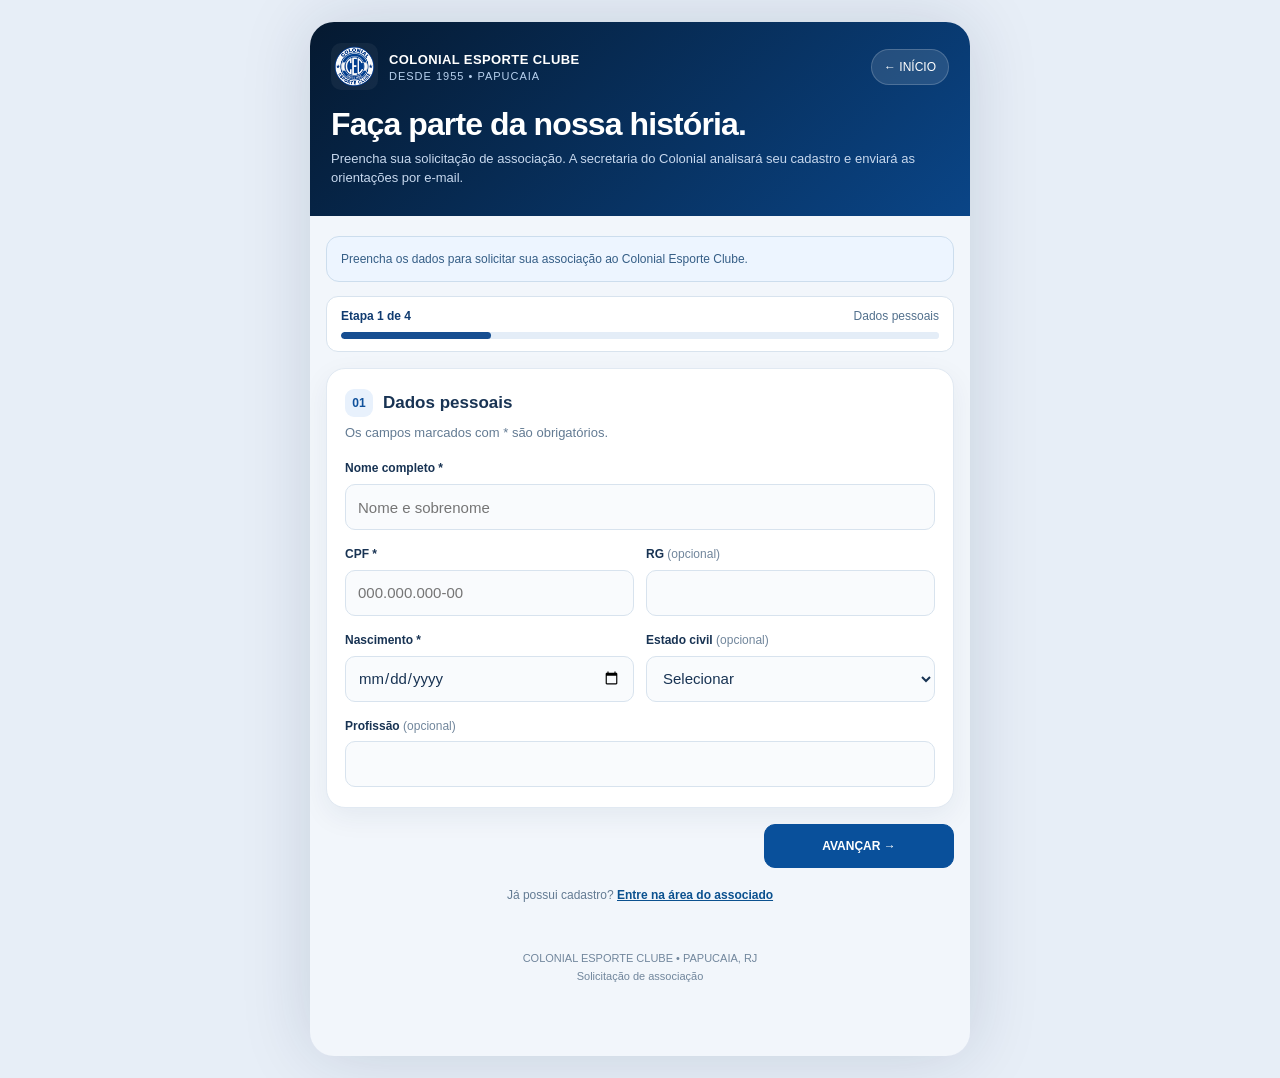
<file: torne-se-associado.html>
<!doctype html>
<html lang="pt-BR">
<head>
<meta charset="utf-8">
<meta name="viewport" content="width=device-width, initial-scale=1, viewport-fit=cover">
<meta name="theme-color" content="#061d40">
<title>Torne-se associado • Colonial Esporte Clube</title>
<link rel="stylesheet" href="css/portal.css">
<style>
.shell{width:min(100%,660px)}.top h1{font-size:clamp(28px,6vw,38px);margin-top:24px}.inner{padding:20px 16px}.panel{padding:20px 18px}.section-head{display:flex;align-items:center;gap:10px;margin:0 0 5px}.section-no{display:grid;place-items:center;width:28px;height:28px;background:#e8f1fc;color:#10519b;border-radius:9px;font-size:12px;font-weight:800}.section-head h2{font-size:17px;margin:0}.grid2{display:grid;grid-template-columns:1fr 1fr;gap:0 12px}.grid2>*{min-width:0}.label{line-height:1.4}.optional{color:#71869c;font-weight:400}.panel input:not([type=checkbox]),.panel select{width:100%;min-width:0;min-height:46px;border:1px solid #d8e3ee;border-radius:10px;padding:10px 12px;background:#f9fbfd;color:#183353;font:inherit;font-size:15px}.cep-row{display:flex;gap:8px;align-items:stretch}.cep-row input{flex:1;min-width:0}.cep-row button{flex:none}.checkline{display:flex;align-items:flex-start;gap:10px;font-size:13px;line-height:1.6;color:#183353;margin:12px 0}.checkline input{width:19px;height:19px;flex:none;margin-top:2px;accent-color:#09509b}.submit-panel .btn.full{margin-top:10px}.panel p{margin:6px 0 12px}.foot-link{text-align:center;margin:18px 0}.foot-link a{font-weight:700}.status{overflow-wrap:anywhere}.top .back{white-space:nowrap}@media(max-width:340px){.grid2{grid-template-columns:1fr}.cep-row{flex-wrap:wrap}.cep-row button{width:100%}}

[hidden]{display:none!important}
.wizard-progress{margin:14px 0 16px;padding:12px 14px;background:#fff;border:1px solid #d8e3ee;border-radius:12px;scroll-margin-top:12px}
.wizard-line{display:flex;align-items:center;justify-content:space-between;gap:10px;font-size:12px;color:#52708d;margin-bottom:9px}.wizard-line strong{color:#103b70}
.wizard-progress progress{display:block;width:100%;height:7px;border:0;border-radius:99px;overflow:hidden;background:#e4edf7;accent-color:#164e91}.wizard-progress progress::-webkit-progress-bar{background:#e4edf7;border-radius:99px}.wizard-progress progress::-webkit-progress-value{background:#164e91;border-radius:99px}.wizard-progress progress::-moz-progress-bar{background:#164e91;border-radius:99px}
.wizard-nav{display:flex;gap:10px;justify-content:space-between;margin:10px 0 20px}.wizard-nav .btn{flex:1;min-height:44px;font-size:12px}.wizard-first{justify-content:flex-end}.wizard-first .btn{flex:0 1 190px}
.section-head h2:focus{outline:none}.top h1{font-size:clamp(24px,5.4vw,32px);margin-top:17px}.top p{font-size:13px;line-height:1.5}#previewNotice{font-size:12px}
</style>
</head>
<body><main class="shell">
<header class="top"><div class="topline"><a class="brand" href="./?inicio=1"><img src="assets/brasao-colonial.png" alt="Brasão do Colonial"><span><b>COLONIAL ESPORTE CLUBE</b><small>DESDE 1955 • PAPUCAIA</small></span></a><a class="back" href="./?inicio=1">← INÍCIO</a></div><h1>Faça parte da nossa história.</h1><p>Preencha sua solicitação de associação. A secretaria do Colonial analisará seu cadastro e enviará as orientações por e-mail.</p></header>
<div class="inner">
<div class="note" id="previewNotice">Formulário em preparação. O envio ainda não está habilitado. Não informe dados pessoais reais neste teste.</div>
<form id="joinForm" autocomplete="on">
<section class="panel"><div class="section-head"><span class="section-no">01</span><h2>Dados pessoais</h2></div><p>Os campos marcados com * são obrigatórios.</p>
<label class="label" for="nome">Nome completo *</label><input id="nome" name="nome" autocomplete="name" required maxlength="140" placeholder="Nome e sobrenome">
<div class="grid2"><div><label class="label" for="cpf">CPF *</label><input id="cpf" name="cpf" inputmode="numeric" maxlength="14" required placeholder="000.000.000-00"></div><div><label class="label" for="rg">RG <span class="optional">(opcional)</span></label><input id="rg" name="rg" maxlength="30"></div></div>
<div class="grid2"><div><label class="label" for="data_nascimento">Nascimento *</label><input id="data_nascimento" name="data_nascimento" type="date" autocomplete="bday" required></div><div><label class="label" for="estado_civil">Estado civil <span class="optional">(opcional)</span></label><select id="estado_civil" name="estado_civil"><option value="">Selecionar</option><option>Solteiro(a)</option><option>Casado(a)</option><option>União estável</option><option>Divorciado(a)</option><option>Viúvo(a)</option><option>Outro</option></select></div></div>
<label class="label" for="profissao">Profissão <span class="optional">(opcional)</span></label><input id="profissao" name="profissao" maxlength="100" autocomplete="organization-title">
</section>
<section class="panel"><div class="section-head"><span class="section-no">02</span><h2>Endereço residencial</h2></div><p>Consulte o CEP para preencher o endereço. Você poderá corrigir os dados manualmente.</p>
<label class="label" for="cep">CEP *</label><div class="cep-row"><input id="cep" name="cep" inputmode="numeric" autocomplete="postal-code" maxlength="9" required placeholder="00000-000"><button class="btn light" id="cepBtn" type="button">BUSCAR CEP</button></div><div id="cepStatus" class="status" role="status"></div>
<label class="label" for="endereco">Rua / Avenida *</label><input id="endereco" name="endereco" autocomplete="address-line1" required maxlength="180">
<div class="grid2"><div><label class="label" for="numero">Número *</label><input id="numero" name="numero" required maxlength="20" placeholder="Nº ou S/N"></div><div><label class="label" for="complemento">Complemento <span class="optional">(opcional)</span></label><input id="complemento" name="complemento" autocomplete="address-line2" maxlength="100"></div></div>
<label class="label" for="bairro">Bairro *</label><input id="bairro" name="bairro" autocomplete="address-level3" required maxlength="100">
<div class="grid2"><div><label class="label" for="cidade">Cidade *</label><input id="cidade" name="cidade" autocomplete="address-level2" required maxlength="100"></div><div><label class="label" for="estado">Estado *</label><select id="estado" name="estado" autocomplete="address-level1" required><option value="">Selecionar UF</option><option>AC</option><option>AL</option><option>AP</option><option>AM</option><option>BA</option><option>CE</option><option>DF</option><option>ES</option><option>GO</option><option>MA</option><option>MT</option><option>MS</option><option>MG</option><option>PA</option><option>PB</option><option>PR</option><option>PE</option><option>PI</option><option>RJ</option><option>RN</option><option>RS</option><option>RO</option><option>RR</option><option>SC</option><option>SP</option><option>SE</option><option>TO</option></select></div></div>
</section>
<section class="panel"><div class="section-head"><span class="section-no">03</span><h2>Contato</h2></div><p>Informe um e-mail ao qual você tenha acesso. O convite para definir sua senha será enviado após a aprovação do clube.</p><label class="label" for="telefone">Telefone / WhatsApp *</label><input id="telefone" name="telefone" type="tel" autocomplete="tel" required maxlength="16" placeholder="(21) 99999-9999"><label class="label" for="email">E-mail *</label><input id="email" name="email" type="email" autocomplete="email" required maxlength="254" placeholder="nome@exemplo.com"></section>
<section class="panel submit-panel"><div class="section-head"><span class="section-no">04</span><h2>Confirmação da solicitação</h2></div><p>Seus dados serão usados para análise e gestão da associação pelo Colonial. A solicitação não garante aprovação automática. A fotografia será solicitada na área do associado após a ativação da conta.</p><label class="checkline"><input type="checkbox" id="confirmacao" required><span>Confirmo que as informações fornecidas são verdadeiras.</span></label><button class="btn full" id="sendBtn" type="submit" disabled>ENVIAR SOLICITAÇÃO</button><p id="sendStatus" class="status" role="status">Envio indisponível durante a configuração.</p></section>
</form>
<div class="foot-link small">Já possui cadastro? <a href="associados.html">Entre na área do associado</a></div>
</div><footer class="footer">COLONIAL ESPORTE CLUBE • PAPUCAIA, RJ<br>Solicitação de associação</footer></main>
<script>
(()=>{'use strict';
const $=id=>document.getElementById(id);const digits=v=>v.replace(/\D/g,'');
$('cpf').addEventListener('input',e=>{let v=digits(e.target.value).slice(0,11);e.target.value=v.replace(/^(\d{3})(\d)/,'$1.$2').replace(/^(\d{3}\.\d{3})(\d)/,'$1.$2').replace(/(\d{3})(\d{1,2})$/,(m,a,b)=>v.length>9?a+'-'+b:m);});
$('cep').addEventListener('input',e=>{e.target.value=digits(e.target.value).slice(0,8).replace(/^(\d{5})(\d)/,'$1-$2');});
$('telefone').addEventListener('input',e=>{const v=digits(e.target.value).slice(0,11);e.target.value=v.length<=2?v:'('+v.slice(0,2)+') '+v.slice(2,v.length>10?7:6)+(v.length>(v.length>10?7:6)?'-'+v.slice(v.length>10?7:6):'');});
const now=new Date();$('data_nascimento').max=[now.getFullYear(),String(now.getMonth()+1).padStart(2,'0'),String(now.getDate()).padStart(2,'0')].join('-');
$('cepBtn').addEventListener('click',async()=>{const cep=digits($('cep').value);const status=$('cepStatus');if(cep.length!==8){status.textContent='Informe um CEP com oito números.';return;}const button=$('cepBtn');button.disabled=true;status.textContent='Consultando CEP…';try{const res=await fetch('https://viacep.com.br/ws/'+cep+'/json/');if(!res.ok)throw Error();const data=await res.json();if(digits($('cep').value)!==cep)return;if(data.erro)throw Error();for(const [id,value] of Object.entries({endereco:data.logradouro,bairro:data.bairro,cidade:data.localidade,estado:data.uf})){if(value)$(id).value=value;}status.textContent='Confira o endereço e informe o número.';}catch(_){status.textContent='CEP não localizado ou serviço indisponível. Preencha o endereço manualmente.';}finally{button.disabled=false;}});
const form = $('joinForm');
const sendBtn = $('sendBtn');
const sendStatus = $('sendStatus');

let turnstileToken = '';
let widgetId = null;
let enviando = false;
let concluido = false;

const captcha = document.createElement('div');
captcha.id = 'colonial-turnstile';
captcha.style.margin = '16px 0';
sendBtn.before(captcha);

$('previewNotice').textContent = 'Preencha os dados para solicitar sua associação ao Colonial Esporte Clube.';

function atualizarBotao() {
  sendBtn.disabled = !turnstileToken || enviando || concluido;
}

const etapas = [...form.querySelectorAll(':scope > section.panel')];
let etapa = 0;
let turnstileReady = false;
const nomes = ['Dados pessoais', 'Endereço', 'Contato', 'Confirmação'];
const progresso = document.createElement('div');
progresso.className = 'wizard-progress';
progresso.innerHTML = '<div class="wizard-line"><strong id="wizard-count"></strong><span id="wizard-title"></span></div><progress id="wizard-bar" max="4" value="1" aria-label="Progresso do cadastro"></progress>';
form.before(progresso);
form.noValidate = true;
const nav = document.createElement('div');
nav.className = 'wizard-nav';
const voltar = document.createElement('button');
voltar.type = 'button'; voltar.className = 'btn light'; voltar.textContent = '← VOLTAR';
const avancar = document.createElement('button');
avancar.type = 'button'; avancar.className = 'btn'; avancar.textContent = 'AVANÇAR →';
nav.append(voltar, avancar);
form.append(nav);
function renderCaptcha() {
  if (!turnstileReady || etapa !== etapas.length - 1 || widgetId !== null || concluido) return;
  widgetId = window.turnstile.render(captcha, {
    sitekey: '0x4AAAAAAGU4QD9BmLzOnqm0',
    action: 'solicitar_associacao',
    theme: 'light', size: 'flexible',
    callback: function(token) {
      if (concluido || enviando) return;
      turnstileToken = token;
      sendStatus.textContent = 'Verificação de segurança concluída.';
      atualizarBotao();
    },
    'expired-callback': function() { turnstileToken = ''; atualizarBotao(); },
    'error-callback': function() {
      turnstileToken = ''; atualizarBotao();
      if (!enviando && !concluido) sendStatus.textContent = 'Falha na verificação. Tente novamente.';
    },
    'timeout-callback': function() { turnstileToken = ''; atualizarBotao(); }
  });
}
function mostrarEtapa(n, mover = true) {
  etapa = n;
  etapas.forEach((painel, i) => { painel.hidden = i !== n; });
  $('wizard-count').textContent = 'Etapa ' + (n + 1) + ' de ' + etapas.length;
  $('wizard-title').textContent = nomes[n];
  $('wizard-bar').value = n + 1;
  voltar.hidden = n === 0;
  avancar.hidden = n === etapas.length - 1;
  nav.classList.toggle('wizard-first', n === 0);
  if (n === etapas.length - 1) renderCaptcha();
  if (mover) {
    progresso.scrollIntoView({block:'start', behavior:'auto'});
    const titulo = etapas[n].querySelector('h2');
    titulo.tabIndex = -1;
    titulo.focus({preventScroll:true});
  }
}
function validarEtapa(n) {
  for (const campo of etapas[n].querySelectorAll('input, select, textarea')) {
    if (campo.id === 'cpf') {
      const cpf = digits(campo.value);
      const valido = cpf.length === 11 && !/^(\d)\1{10}$/.test(cpf) && [9,10].every(k => {
        let soma = 0;
        for (let j=0;j<k;j++) soma += Number(cpf[j])*(k+1-j);
        return (soma*10%11)%10 === Number(cpf[k]);
      });
      campo.setCustomValidity(valido ? '' : 'Informe um CPF válido.');
    }
    if (campo.id === 'cep') campo.setCustomValidity(digits(campo.value).length === 8 ? '' : 'Informe um CEP com oito números.');
    if (campo.id === 'telefone') campo.setCustomValidity([10,11].includes(digits(campo.value).length) ? '' : 'Informe o telefone com DDD.');
    if (campo.required && campo.type !== 'checkbox' && campo.type !== 'date' && !campo.value.trim()) campo.setCustomValidity('Preencha este campo.');
    if (!campo.checkValidity()) {
      if (etapa !== n) mostrarEtapa(n);
      campo.reportValidity();
      return false;
    }
  }
  return true;
}
form.addEventListener('input', e => { if (typeof e.target.setCustomValidity === 'function') e.target.setCustomValidity(''); });
function proxima() { if (etapa === 1 && $('cepBtn').disabled) return; if (!enviando && !concluido && etapa < etapas.length-1 && validarEtapa(etapa)) mostrarEtapa(etapa+1); }
avancar.addEventListener('click', proxima);
voltar.addEventListener('click', () => { if (!enviando && !concluido && etapa>0) mostrarEtapa(etapa-1); });
form.addEventListener('keydown', e => {
  if (e.key === 'Enter' && e.target.tagName === 'INPUT' && e.target.type !== 'checkbox' && etapa < etapas.length-1) { e.preventDefault(); proxima(); }
});
mostrarEtapa(0, false);

const configScript = document.createElement('script');
configScript.src = 'config.js';
configScript.onerror = () => { sendStatus.textContent = 'Serviço indisponível. Atualize a página.'; };
configScript.onload = () => {
  window.onColonialTurnstileReady = () => { turnstileReady = true; renderCaptcha(); };
  const script = document.createElement('script');
  script.src = 'https://challenges.cloudflare.com/turnstile/v0/api.js?render=explicit&onload=onColonialTurnstileReady';
  script.async = true;
  script.onerror = () => { sendStatus.textContent = 'Não foi possível carregar a verificação de segurança.'; };
  document.head.append(script);
};
document.head.append(configScript);
sendStatus.textContent = 'Aguardando verificação de segurança…';

form.addEventListener('submit', async e => {
  e.preventDefault();
  if (enviando || concluido) return;
  if (etapa !== etapas.length - 1) { proxima(); return; }
  for (let i=0;i<etapas.length;i++) if (!validarEtapa(i)) return;
  if (!turnstileToken) return;
  const config = window.COLONIAL_CONFIG;
  if (!config?.supabaseUrl || !config?.supabasePublishableKey) {
    sendStatus.textContent = 'Serviço temporariamente indisponível.'; return;
  }
  const campos = ['nome','cpf','rg','data_nascimento','estado_civil','profissao','cep','endereco','numero','complemento','bairro','cidade','estado','telefone','email'];
  const body = {};
  for (const campo of campos) body[campo] = $(campo).value.trim();
  body.cpf = digits(body.cpf);
  body.confirmacao = $('confirmacao').checked;
  body.turnstileToken = turnstileToken;
  enviando = true;
  turnstileToken = '';
  atualizarBotao();
  const controles = [...form.elements].filter(c => c !== sendBtn && !c.disabled);
  controles.forEach(c => c.disabled = true);
  sendBtn.textContent = 'ENVIANDO…';
  sendStatus.textContent = 'Enviando sua solicitação com segurança…';
  try {
    const response = await fetch(config.supabaseUrl + '/functions/v1/solicitar-associacao', {
      method:'POST', headers:{'Content-Type':'application/json','apikey':config.supabasePublishableKey}, body:JSON.stringify(body)
    });
    const data = await response.json();
    if (!response.ok || data.sucesso !== true) throw Error(data.erro || 'Não foi possível enviar a solicitação.');
    concluido = true;
    form.reset();
    captcha.hidden = true;
    nav.hidden = true;
    progresso.hidden = true;
    etapas[3].querySelector('.checkline').hidden = true;
    sendBtn.textContent = 'SOLICITAÇÃO ENVIADA';
    sendStatus.textContent = 'Solicitação recebida para análise. Aguarde as orientações do clube por e-mail.';
    sendStatus.style.color = '#15803d';
  } catch (error) {
    sendStatus.textContent = error.message || 'Falha de conexão. Tente novamente.';
    sendBtn.textContent = 'ENVIAR SOLICITAÇÃO';
  } finally {
    enviando = false;
    if (!concluido) {
      controles.forEach(c => c.disabled = false);
      if (widgetId !== null && window.turnstile) window.turnstile.reset(widgetId);
    }
    atualizarBotao();
  }
});
})();
</script>
</body></html>
</file>
<file: css/portal.css>
:root{--navy:#061d40;--blue:#0853a0;--green:#16764d;--ink:#183353;--muted:#637b93;--line:#dce5ef;--paper:#f2f6fb}
*{box-sizing:border-box}html{font-family:Inter,Arial,sans-serif;background:#e7eef7;color:var(--ink)}body{margin:0}button,input{font:inherit}button{cursor:pointer}a{color:#0b518f}a:focus-visible,button:focus-visible,input:focus-visible{outline:3px solid #80b9ff;outline-offset:2px}
.shell{width:min(100%,475px);margin:0 auto;min-height:100dvh;background:var(--paper);box-shadow:0 0 70px #07204625;padding-bottom:40px}
.top{background:linear-gradient(137deg,#051930,#0a4587);padding:calc(env(safe-area-inset-top) + 21px) 21px 28px;color:white}
.topline{display:flex;align-items:center;justify-content:space-between;gap:12px}.brand{display:flex;align-items:center;gap:11px;text-decoration:none;color:#fff}.brand img{width:47px;height:47px;object-fit:contain;background:#ffffff0d;border-radius:10px;padding:3px}.brand b{display:block;font-size:13px;letter-spacing:.4px}.brand small{font-size:11px;letter-spacing:1px;color:#b8d1ee;display:block;margin-top:3px}.back{font-size:12px;text-decoration:none;background:#ffffff1e;color:#fff;border:1px solid #ffffff30;border-radius:40px;padding:10px 12px}
.top h1{font-size:31px;line-height:1.09;letter-spacing:-.9px;margin:29px 0 7px}.top p{color:#c7d8ee;font-size:13px;line-height:1.6;margin:0}
.inner{padding:22px 18px}.panel{background:#fff;border:1px solid #e1e9f2;border-radius:19px;padding:21px 19px;box-shadow:0 9px 28px #0c2f5710;margin-bottom:16px}.panel h2{margin:0 0 8px;font-size:20px}.panel p{font-size:13px;color:var(--muted);line-height:1.6}.label{font-size:12px;font-weight:750;display:block;margin:16px 0 7px}input[type=text],input[type=email],input[type=password],input[type=tel],select{display:block;border:1px solid #d8e3ee;border-radius:11px;width:100%;background:#f9fbfd;color:#192f4c;min-height:48px;padding:12px 13px;font-size:15px}.btn{display:inline-flex;align-items:center;justify-content:center;gap:8px;background:#09509b;border:1px solid #09509b;border-radius:11px;padding:14px 17px;color:white;font-size:13px;font-weight:800;text-decoration:none;min-height:46px}.btn:disabled{opacity:.58;cursor:not-allowed}.btn.full{width:100%;margin-top:19px}.btn.light{background:#fff;color:#12477c;border-color:#b9cce0}.btn.warn{background:#a94a26;border-color:#a94a26}.btn.small{font-size:11px;min-height:36px;padding:9px 11px}.row{display:flex;gap:10px;align-items:center;flex-wrap:wrap}.row.between{justify-content:space-between}.small{font-size:12px;color:var(--muted)}.note{border:1px solid #ccdded;background:#edf5ff;border-radius:13px;padding:13px 14px;font-size:12px;line-height:1.55;color:#355e86}.note.warning{background:#fff8ed;border-color:#f0d9b5;color:#82511d}.note.ok{background:#eaf8f0;border-color:#b6e2c7;color:#1a6442}.error{color:#a33332}.status{margin:12px 0;font-size:12px;line-height:1.5}.status:empty{display:none}.hidden,[hidden]{display:none!important}
.card{background:linear-gradient(135deg,#05295b,#07529d 75%,#043069);color:#fff;border-radius:22px;padding:19px 18px;box-shadow:0 18px 40px #052f6580;overflow:hidden}.card-top{display:flex;align-items:center;gap:9px;border-bottom:1px solid #ffffff39;padding-bottom:14px}.card-top img{width:47px;height:47px;object-fit:contain}.card-top b{font-size:13px;letter-spacing:.6px}.card-top small{display:block;color:#b9d7f1;letter-spacing:1.1px;font-size:9px;margin-top:3px}.card-main{display:flex;gap:16px;align-items:center;padding-top:17px}.photo{height:130px;width:104px;flex:none;border:2px solid #b5cfe9;border-radius:10px;background:#174980;object-fit:cover}.photo.empty{display:grid;place-items:center;font-size:11px;color:#c6def6}.info{flex:1;min-width:0}.k{color:#b9d4f1;font-size:9px;letter-spacing:1px;margin:8px 0 3px}.v{font-size:14px;font-weight:800;word-break:break-word}.chip{display:inline-block;background:#ceefdb;color:#0e633c;font-weight:800;font-size:10px;padding:6px 11px;border-radius:100px}.card-bottom{display:flex;align-items:center;justify-content:space-between;gap:14px;margin-top:20px}.qr{background:#fff;color:#174a80;border-radius:9px;padding:6px;min-width:100px;min-height:100px;display:grid;place-items:center}.qr img,.qr canvas{max-width:100%;height:auto!important}.card-foot{font-size:10px;color:#bad0e8;line-height:1.5}
.statgrid{display:grid;grid-template-columns:repeat(3,1fr);gap:9px;margin-bottom:16px}.stat{border-radius:14px;padding:16px 10px;text-align:center;background:#fff;border:1px solid var(--line)}.stat strong{display:block;color:#074887;font-size:23px}.stat span{font-size:10px;color:#678098}.member{background:#fff;border:1px solid var(--line);border-radius:16px;padding:15px;margin-bottom:10px}.member h3{font-size:14px;margin:0 0 6px;overflow-wrap:anywhere}.member small{font-size:11px;color:#577089;display:block;margin:4px 0}.member .actions{display:flex;gap:7px;flex-wrap:wrap;margin-top:14px}.pill{display:inline-block;font-weight:800;font-size:10px;border-radius:20px;background:#e9f3fc;color:#18538b;padding:5px 9px}.pill.ativo{background:#e6f6eb;color:#146b42}.pill.pendente{background:#fff3da;color:#98620f}.pill.suspenso,.pill.rejeitado{background:#fdebec;color:#9d2733} .footer{color:#71869c;font-size:11px;text-align:center;padding:10px 25px 30px;line-height:1.6}
@media(min-width:650px){body{padding:22px}.shell{border-radius:24px;overflow:hidden;min-height:calc(100dvh - 44px)}}

[hidden]{display:none!important}
</file>
